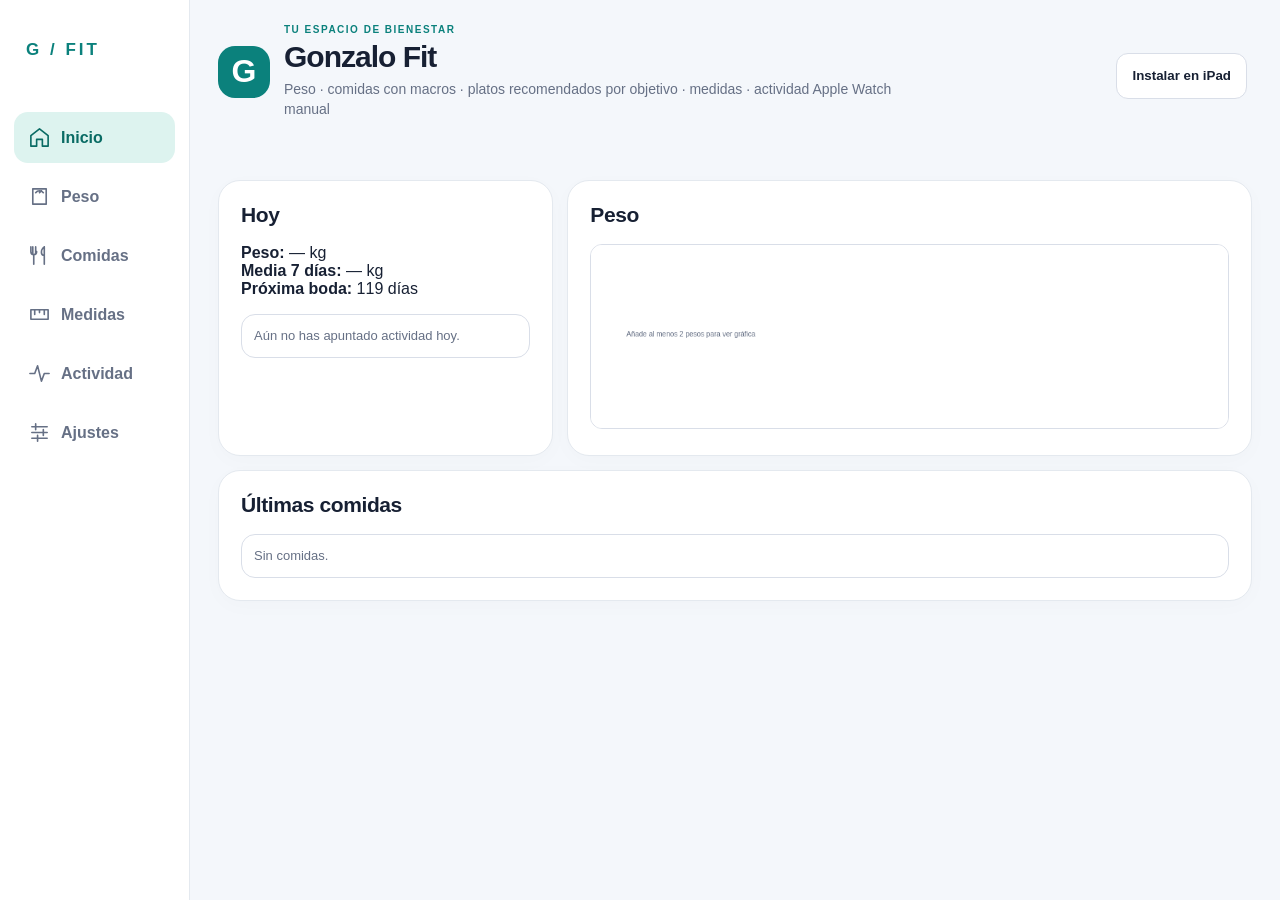
<file: index.html>
<!doctype html><html lang="es"><head><meta charset="utf-8"><meta name="viewport" content="width=device-width,initial-scale=1,viewport-fit=cover"><title>Gonzalo Fit</title>
<meta name="theme-color" content="#f4f7fb">
<meta name="apple-mobile-web-app-capable" content="yes">
<meta name="apple-mobile-web-app-status-bar-style" content="default">
<meta name="apple-mobile-web-app-title" content="Gonzalo Fit">
<link rel="apple-touch-icon" href="icons/apple-touch-icon.png">
<link rel="icon" type="image/png" href="icons/icon-192.png"><link rel="manifest" href="manifest.json"><style>
:root{--p:#0ea5a4;--bg:#f4f7fb;--t:#172033;--m:#667085;--l:#d9dee8;--ok:#027a48;--w:#b54708;--bad:#d92d20}*{box-sizing:border-box}body{margin:0;font-family:-apple-system,BlinkMacSystemFont,'Segoe UI',Roboto,Arial,sans-serif;background:var(--bg);color:var(--t)}header,main{max-width:1100px;margin:auto;padding:18px}h1{margin:0}h2{margin-top:0}.sub,.hint{color:var(--m);font-size:14px;line-height:1.45}nav{display:flex;gap:8px;overflow:auto;position:sticky;top:0;background:#eef7f7;padding:10px 18px;z-index:5}nav button{border:1px solid var(--l);background:#fff;border-radius:999px;padding:10px 14px;font-weight:700}nav button.on{background:var(--p);color:#fff}.tab{display:none}.tab.on{display:block}.grid{display:grid;grid-template-columns:repeat(12,1fr);gap:14px}.card{background:#fff;border:1px solid var(--l);border-radius:18px;padding:18px;box-shadow:0 8px 20px #10182812}.c4{grid-column:span 4}.c5{grid-column:span 5}.c6{grid-column:span 6}.c7{grid-column:span 7}.c8{grid-column:span 8}.c12{grid-column:span 12}@media(max-width:850px){.c4,.c5,.c6,.c7,.c8{grid-column:span 12}}label{font-weight:700;font-size:13px;display:block;margin:10px 0 5px}input,select,textarea{width:100%;padding:10px;border:1px solid var(--l);border-radius:12px;font:inherit}textarea{min-height:80px}.row{display:grid;grid-template-columns:repeat(12,1fr);gap:10px}.f3{grid-column:span 3}.f4{grid-column:span 4}.f6{grid-column:span 6}.f8{grid-column:span 8}.f12{grid-column:span 12}@media(max-width:700px){.f3,.f4,.f6,.f8{grid-column:span 12}}.btn{background:var(--p);color:#fff;border:0;border-radius:12px;padding:10px 13px;font-weight:800;margin:8px 5px 0 0}.btn.s{background:#fff;color:var(--t);border:1px solid var(--l)}.btn.d{background:var(--bad)}.list{display:flex;flex-direction:column;gap:10px;max-height:520px;overflow:auto}.item{border:1px solid var(--l);border-radius:14px;padding:12px;background:#fff}.meta{color:var(--m);font-size:13px;line-height:1.4}.badge{border-radius:999px;padding:4px 8px;background:#e9f8ef;color:var(--ok);font-size:12px;font-weight:800}.warn{background:#fff3e8;color:var(--w)}.bad{background:#fee4e2;color:var(--bad)}.macro{display:grid;grid-template-columns:repeat(4,1fr);gap:8px}.macro div{text-align:center;background:#f8fafc;border:1px solid var(--l);border-radius:12px;padding:10px}.macro b{display:block;font-size:20px}.photo{display:none;max-width:100%;max-height:330px;object-fit:contain;border:1px solid var(--l);border-radius:12px}.thumb{max-width:90px;max-height:160px;border-radius:10px;border:1px solid var(--l)}.guide{display:grid;grid-template-columns:110px 1fr;gap:12px;align-items:center;border:1px solid var(--l);border-radius:14px;padding:12px;margin:10px 0}.guide svg{width:100%;height:auto}.bar{height:12px;background:#edf2f7;border-radius:99px;overflow:hidden}.bar i{display:block;height:100%;background:var(--p)}canvas{width:100%;height:250px;border:1px solid var(--l);border-radius:12px;background:#fff}.plateResult{background:#f8fafc;border:1px solid var(--l);border-radius:14px;padding:12px;margin-top:10px;line-height:1.45}.plateResult b{color:var(--t)}.plateResult ul{margin:8px 0 0 18px;padding:0}.plateResult li{margin:4px 0}
</style><link rel="stylesheet" href="ipad.css"></head><body><header><div class="brand-mark" aria-hidden="true">G</div><div><div class="eyebrow">TU ESPACIO DE BIENESTAR</div><h1>Gonzalo Fit</h1><div class="sub">Peso · comidas con macros · platos recomendados por objetivo · medidas · actividad Apple Watch manual</div></div><button class="btn s install-help" type="button" onclick="document.getElementById('installDialog').showModal()">Instalar en iPad</button></header><nav id="nav"></nav><main>
<section id="panel" class="tab on"><div class="grid"><div class="card c4"><h2>Hoy</h2><div id="todayBox"></div></div><div class="card c8"><h2>Peso</h2><canvas id="chart" width="900" height="260"></canvas></div><div class="card c12"><h2>Últimas comidas</h2><div id="recentMeals" class="list"></div></div></div></section>
<section id="peso" class="tab"><div class="grid"><div class="card c5"><h2>Registrar peso</h2><div class="row"><div class="f6"><label>Fecha</label><input id="wDate" type="date"></div><div class="f6"><label>Hora</label><input id="wTime" type="time"></div><div class="f6"><label>Peso kg</label><input id="wKg" type="number" step="0.01"></div><div class="f6"><label>IMC</label><input id="wBmi" type="number" step="0.1"></div><div class="f6"><label>Grasa %</label><input id="wFat" type="number" step="0.1"></div><div class="f6"><label>Músculo kg</label><input id="wMuscle" type="number" step="0.1"></div><div class="f6"><label>Agua %</label><input id="wWater" type="number" step="0.1"></div><div class="f6"><label>Visceral</label><input id="wVisceral" type="number" step="0.1"></div><div class="f6"><label>Masa ósea kg</label><input id="wBone" type="number" step="0.1"></div><div class="f6"><label>IMB kcal</label><input id="wBmr" type="number"></div><div class="f6"><label>Edad metabólica</label><input id="wAge" type="number"></div><div class="f12"><label>Captura Smart Life</label><input id="wImg" type="file" accept="image/*"><img id="prev" class="photo"></div><div class="f12"><label>Notas</label><textarea id="wNotes"></textarea></div></div><button class="btn" onclick="saveWeight()">Guardar peso</button></div><div class="card c7"><h2>Historial</h2><div id="weightList" class="list"></div></div></div></section>
<section id="comidas" class="tab"><div class="grid"><div class="card c5"><h2>Calculadora de comida</h2><p class="hint">Valores aproximados por 100 g. Para productos concretos, manda la etiqueta y ajustamos la base.</p><div class="row"><div class="f6"><label>Fecha</label><input id="mDate" type="date"></div><div class="f6"><label>Tipo</label><select id="mType"><option>Desayuno</option><option>Almuerzo</option><option>Comida</option><option>Merienda</option><option>Cena</option><option>Cena libre viernes</option><option>Comida libre domingo</option><option>Extra</option></select></div><div class="f8"><label>Alimento</label><select id="food"></select></div><div class="f4"><label>Gramos</label><input id="grams" type="number" value="100"></div></div><button class="btn s" onclick="addFood()">Añadir</button><button class="btn s" onclick="draft=[];renderDraft()">Vaciar</button><div id="draftList" class="list"></div><div id="macros" class="macro"></div><label>Notas</label><textarea id="mealNotes"></textarea><button class="btn" onclick="saveMeal()">Guardar comida</button><h3>Plantillas</h3><button class="btn s" onclick="templateMeal('desayuno')">Desayuno fijo</button><button class="btn s" onclick="templateMeal('post')">Batido post</button><button class="btn s" onclick="templateMeal('kebab')">Cena kebab</button><button class="btn s" onclick="templateMeal('pizza')">Pizza viernes</button><h3>Alimento personalizado</h3><div class="row"><div class="f12"><input id="cName" placeholder="Nombre"></div><div class="f3"><input id="cKcal" placeholder="kcal" type="number"></div><div class="f3"><input id="cP" placeholder="prot" type="number" step="0.1"></div><div class="f3"><input id="cC" placeholder="HC" type="number" step="0.1"></div><div class="f3"><input id="cF" placeholder="grasa" type="number" step="0.1"></div></div><button class="btn s" onclick="addCustom()">Añadir alimento</button></div><div class="card c7"><h2>Diario de comidas</h2><div id="mealList" class="list"></div></div></div></section>
<section id="medidas" class="tab"><div class="grid"><div class="card c5"><h2>Medidas semanales</h2><div class="row"><div class="f6"><label>Semana</label><input id="bWeek"></div><div class="f6"><label>Fecha</label><input id="bDate" type="date"></div><div class="f6"><label>Pecho cm</label><input id="bChest" type="number" step="0.1"></div><div class="f6"><label>Cintura cm</label><input id="bWaist" type="number" step="0.1"></div><div class="f6"><label>Cadera cm</label><input id="bHip" type="number" step="0.1"></div><div class="f6"><label>Muslo cm</label><input id="bThigh" type="number" step="0.1"></div><div class="f6"><label>Bíceps cm</label><input id="bBiceps" type="number" step="0.1"></div></div><button class="btn" onclick="saveMeasure()">Guardar medidas</button></div><div class="card c7"><h2>Historial</h2><div id="measureList" class="list"></div></div><div class="card c12"><h2>Cómo medirte</h2><div id="guides"></div></div></div></section>
<section id="actividad" class="tab"><div class="grid"><div class="card c5"><h2>Actividad Apple Watch manual</h2><p class="hint">Copia aquí anillos/pasos hasta que exista app nativa con Salud.</p><div class="row"><div class="f6"><label>Fecha</label><input id="aDate" type="date"></div><div class="f6"><label>Día</label><select id="aType"><option>Descanso</option><option>Pierna</option><option>Espalda/Bíceps</option><option>Pecho/Hombro/Tríceps</option><option>Cardio</option><option>Bici 45 min</option></select></div><div class="f6"><label>Pasos</label><input id="aSteps" type="number"></div><div class="f6"><label>Calorías activas</label><input id="aActive" type="number"></div><div class="f6"><label>Ejercicio min</label><input id="aExercise" type="number"></div><div class="f6"><label>Horas de pie</label><input id="aStand" type="number"></div></div><button class="btn" onclick="saveActivity()">Guardar actividad</button></div><div class="card c7"><h2>Estado de objetivos</h2><div id="activityStatus"></div><h2>Historial</h2><div id="activityList" class="list"></div></div></div></section>
<section id="config" class="tab"><div class="grid"><div class="card c6"><h2>Objetivos</h2><div class="row"><div class="f6"><label>Boda amiga</label><input id="ev1" type="date"></div><div class="f6"><label>Boda primo</label><input id="ev2" type="date"></div><div class="f6"><label>Pasos</label><input id="gSteps" type="number"></div><div class="f6"><label>Calorías activas</label><input id="gActive" type="number"></div><div class="f6"><label>Ejercicio min</label><input id="gExercise" type="number"></div><div class="f6"><label>Horas de pie</label><input id="gStand" type="number"></div></div><button class="btn" onclick="saveConfig()">Guardar objetivos</button></div><div class="card c6"><h2>Exportar / importar</h2><button class="btn s" onclick="exportJSON()">Exportar copia JSON</button><button class="btn s" onclick="exportCSV('weights')">CSV peso</button><button class="btn s" onclick="exportCSV('meals')">CSV comidas</button><button class="btn s" onclick="exportCSV('measures')">CSV medidas</button><button class="btn s" onclick="exportCSV('activity')">CSV actividad</button><label>Importar JSON</label><input type="file" id="jsonIn" accept=".json"><button class="btn s" onclick="importJSON()">Importar</button><button class="btn d" onclick="if(confirm('¿Borrar todo?')){localStorage.removeItem(KEY);location.reload()}">Borrar todo</button></div></div></section>
</main><script>
const KEY='gonzalo_fit_pro_v3';let navs=['panel','peso','comidas','medidas','actividad','config'];nav.innerHTML=navs.map((n,i)=>`<button class="${i?'':'on'}" onclick="go('${n}',this)">${n[0].toUpperCase()+n.slice(1)}</button>`).join('');function go(id,b){document.querySelectorAll('.tab').forEach(s=>s.classList.toggle('on',s.id==id));document.querySelectorAll('nav button').forEach(x=>x.classList.remove('on'));b&&b.classList.add('on');render()}
const baseFoods=[['Leche desnatada Hacendado',34,3.4,4.8,0.2],['Pan integral',245,9,45,3.5],['Jamón serrano',240,31,0,13],['Pechuga pollo',110,23,0,1.5],['Pollo kebab Lidl aprox.',165,18,2,9],['Hamburguesa ternera 90%',190,20,1,12],['Pavo lonchas',105,20,2,2],['Atún natural',110,24,0,1],['Merluza',85,18,0,1],['Salmón',205,20,0,13],['Huevo entero',143,13,1,10],['Claras',50,11,0.7,0.2],['Yogur alto proteína',60,10,4,0.2],['Queso fresco batido 0%',46,8,3.5,0.2],['Proteína Herbalife polvo',386,53.6,25,8.2],['Arroz crudo',360,7,78,1],['Pasta cruda',350,12,72,1.5],['Patata cocida',80,2,17,0.1],['Boniato cocido',86,1.6,20,0.1],['Tortilla integral Mercadona',272,9.2,41,6],['Avena',370,13,60,7],['Plátano',89,1.1,23,0.3],['Manzana',52,0.3,14,0.2],['Cebolla',40,1.1,9,0.1],['Pimiento',31,1,6,0.3],['Calabacín',17,1.2,3,0.2],['Aceite oliva',900,0,0,100],['Base pizza',280,8,52,4],['Mozzarella light',170,24,2,8],['Tomate frito',80,1.5,10,4]];
let def={cfg:{ev1:'2027-04-03',ev2:'2027-05-08',gSteps:10000,gActive:700,gExercise:45,gStand:12},weights:[],meals:[],measures:[],activity:[],foods:baseFoods.map((x,i)=>({id:'f'+i,name:x[0],kcal:x[1],p:x[2],c:x[3],f:x[4]}))};let db=JSON.parse(localStorage.getItem(KEY)||'null')||def;db={...def,...db,cfg:{...def.cfg,...(db.cfg||{})},foods:db.foods||def.foods};let draft=[],photo='';const $=id=>document.getElementById(id),N=v=>v===''||v==null?null:+String(v).replace(',','.'),D=()=>new Date().toISOString().slice(0,10),T=()=>new Date().toTimeString().slice(0,5),uid=()=>Date.now().toString(36)+Math.random().toString(36).slice(2,6),fd=s=>s?s.split('-').reverse().join('/'):'—',fmt=n=>n==null?'—':(+n).toFixed(1).replace('.',',');function save(){localStorage.setItem(KEY,JSON.stringify(db));render()}
function init(){['wDate','mDate','bDate','aDate'].forEach(id=>$(id).value=D());wTime.value=T();bWeek.value='Semana';Object.keys(db.cfg).forEach(k=>$(k)&&($(k).value=db.cfg[k]));refreshFood();guides.innerHTML=['Pecho: cinta horizontal por la parte más amplia.','Cintura: a la altura del ombligo o punto más estrecho, siempre igual.','Cadera: parte más ancha de glúteos/cadera.','Muslo: mitad entre cadera y rodilla.','Bíceps: brazo relajado o contraído, pero siempre igual.'].map((t,i)=>`<div class="guide">${svg(i)}<p>${t}</p></div>`).join('')}
function refreshFood(){food.innerHTML=db.foods.map(f=>`<option value="${f.id}">${f.name} · ${f.kcal} kcal · P ${f.p}</option>`).join('')}wImg.onchange=e=>{let file=e.target.files[0];if(!file)return;let r=new FileReader();r.onload=()=>{let im=new Image();im.onload=()=>{let c=document.createElement('canvas'),s=Math.min(1,900/im.width);c.width=im.width*s;c.height=im.height*s;c.getContext('2d').drawImage(im,0,0,c.width,c.height);photo=c.toDataURL('image/jpeg',.72);prev.src=photo;prev.style.display='block'};im.src=r.result};r.readAsDataURL(file)};
function saveWeight(){db.weights.unshift({id:uid(),date:wDate.value,time:wTime.value,kg:N(wKg.value),bmi:N(wBmi.value),fat:N(wFat.value),muscle:N(wMuscle.value),water:N(wWater.value),visceral:N(wVisceral.value),bone:N(wBone.value),bmr:N(wBmr.value),age:N(wAge.value),notes:wNotes.value,photo});photo='';prev.style.display='none';save()}
function foodObj(id){return db.foods.find(f=>f.id==id)}function addFood(){let f=foodObj(food.value),g=N(grams.value)||0;if(!f||!g)return;let m=g/100;draft.push({id:uid(),name:f.name,g,kcal:f.kcal*m,p:f.p*m,c:f.c*m,f:f.f*m});renderDraft()}function totals(a){return a.reduce((s,x)=>({kcal:s.kcal+x.kcal,p:s.p+x.p,c:s.c+x.c,f:s.f+x.f}),{kcal:0,p:0,c:0,f:0})}function renderDraft(){draftList.innerHTML=draft.length?draft.map(x=>`<div class="item"><b>${x.name}</b> ${x.g}g<br><span class="meta">${Math.round(x.kcal)} kcal · P ${x.p.toFixed(1)} · HC ${x.c.toFixed(1)} · G ${x.f.toFixed(1)}</span> <button class="btn d" onclick="draft=draft.filter(i=>i.id!='${x.id}');renderDraft()">Quitar</button></div>`).join(''):'<div class="item meta">Añade alimentos.</div>';let t=totals(draft);macros.innerHTML=['kcal','proteína','hidratos','grasas'].map((l,i)=>`<div><b>${[Math.round(t.kcal),t.p.toFixed(1),t.c.toFixed(1),t.f.toFixed(1)][i]}</b><span>${l}</span></div>`).join('')}
function saveMeal(){if(!draft.length)return alert('Añade alimentos');let t=totals(draft);db.meals.unshift({id:uid(),date:mDate.value,type:mType.value,items:draft,notes:mealNotes.value,kcal:t.kcal,p:t.p,c:t.c,f:t.f});draft=[];mealNotes.value='';save()}function F(name,g){let f=db.foods.find(x=>x.name.toLowerCase().includes(name));if(f){let m=g/100;draft.push({id:uid(),name:f.name,g,kcal:f.kcal*m,p:f.p*m,c:f.c*m,f:f.f*m})}}function templateMeal(t){draft=[];if(t=='desayuno'){mType.value='Desayuno';F('leche',250);F('pan',65);F('jamón',55)}if(t=='post'){mType.value='Almuerzo';F('herbalife',56)}if(t=='kebab'){mType.value='Cena';F('kebab',250);F('cebolla',120);F('pimiento',180)}if(t=='pizza'){mType.value='Cena libre viernes';F('base',200);F('tomate frito',60);F('mozzarella',80);F('pavo',80);F('pimiento',100)}renderDraft()}function addCustom(){db.foods.push({id:uid(),name:cName.value,kcal:N(cKcal.value)||0,p:N(cP.value)||0,c:N(cC.value)||0,f:N(cF.value)||0});cName.value=cKcal.value=cP.value=cC.value=cF.value='';refreshFood();save()}
function saveMeasure(){db.measures.unshift({id:uid(),week:bWeek.value,date:bDate.value,chest:N(bChest.value),waist:N(bWaist.value),hip:N(bHip.value),thigh:N(bThigh.value),biceps:N(bBiceps.value)});save()}function saveActivity(){db.activity.unshift({id:uid(),date:aDate.value,type:aType.value,steps:N(aSteps.value),active:N(aActive.value),exercise:N(aExercise.value),stand:N(aStand.value)});save()}function saveConfig(){['ev1','ev2','gSteps','gActive','gExercise','gStand'].forEach(k=>db.cfg[k]=$(k).value);save()}
function render(){let today=D(),w=db.weights[0],week=db.weights.slice(0,7).filter(x=>x.kg),avg=week.length?week.reduce((s,x)=>s+x.kg,0)/week.length:null,a=db.activity.find(x=>x.date==today),ev=[db.cfg.ev1,db.cfg.ev2].map(d=>({d,days:Math.ceil((new Date(d)-new Date())/86400000)})).filter(x=>x.days>=0).sort((a,b)=>a.days-b.days)[0];todayBox.innerHTML=`<p><b>Peso:</b> ${w?.kg??'—'} kg<br><b>Media 7 días:</b> ${avg?avg.toFixed(2):'—'} kg<br><b>Próxima boda:</b> ${ev?ev.days+' días':'—'}</p>`+activityAdvice(a);recentMeals.innerHTML=db.meals.slice(0,5).map(mealCard).join('')||'<div class="item meta">Sin comidas.</div>';weightList.innerHTML=db.weights.map(x=>`<div class="item"><b>${fd(x.date)} ${x.time} · ${x.kg} kg</b><div class="meta">IMC ${x.bmi??'—'} · grasa ${x.fat??'—'}% · músculo ${x.muscle??'—'} kg · agua ${x.water??'—'}% · visceral ${x.visceral??'—'}<br>${x.notes||''}<br>${x.photo?'<img class="thumb" src="'+x.photo+'">':''}</div></div>`).join('')||'<div class="item meta">Sin pesos.</div>';mealList.innerHTML=db.meals.map(mealCard).join('')||'<div class="item meta">Sin comidas.</div>';measureList.innerHTML=db.measures.map(x=>`<div class="item"><b>${x.week} · ${fd(x.date)}</b><div class="meta">Pecho ${fmt(x.chest)} · Cintura ${fmt(x.waist)} · Cadera ${fmt(x.hip)} · Muslo ${fmt(x.thigh)} · Bíceps ${fmt(x.biceps)} cm</div></div>`).join('')||'<div class="item meta">Sin medidas.</div>';activityList.innerHTML=db.activity.map(x=>`<div class="item"><b>${fd(x.date)} · ${x.type}</b><div class="meta">Pasos ${x.steps??'—'} · activas ${x.active??'—'} · ejercicio ${x.exercise??'—'} · de pie ${x.stand??'—'}</div></div>`).join('')||'<div class="item meta">Sin actividad.</div>';activityStatus.innerHTML=activityAdvice(a,true);drawChart();renderDraft()}function mealCard(m){return `<div class="item"><b>${fd(m.date)} · ${m.type}</b><div class="meta">${m.items.map(i=>i.name+' '+i.g+'g').join(', ')}<br>${Math.round(m.kcal)} kcal · P ${m.p.toFixed(1)}g · HC ${m.c.toFixed(1)}g · G ${m.f.toFixed(1)}g</div></div>`}function activityAdvice(a,full=false){if(!a)return '<div class="item meta">Aún no has apuntado actividad hoy.</div>';let gs=+db.cfg.gSteps,ga=+db.cfg.gActive,ge=+db.cfg.gExercise,st=+db.cfg.gStand,ms=Math.max(0,gs-(a.steps||0)),ma=Math.max(0,ga-(a.active||0));let msg=ms||ma?`Te faltan ${ms} pasos y ${ma} kcal activas. Haz 20-30 min de paseo/bici suave si puedes.`:'Vas bien hoy. Mantén la cena de dieta y descansa.';if(!full)return `<p><b>Actividad:</b> ${msg}</p>`;return [['Pasos',a.steps,gs],['Activas',a.active,ga],['Ejercicio',a.exercise,ge],['De pie',a.stand,st]].map(r=>{let p=Math.min(100,(r[1]||0)/r[2]*100);return `<div class="item"><b>${r[0]}:</b> ${r[1]||0}/${r[2]}<div class="bar"><i style="width:${p}%"></i></div></div>`}).join('')+`<p>${msg}</p>`}function drawChart(){let c=chart.getContext('2d'),arr=[...db.weights].reverse().filter(x=>x.kg);c.clearRect(0,0,900,260);c.fillStyle='#fff';c.fillRect(0,0,900,260);if(arr.length<2){c.fillStyle='#667085';c.fillText('Añade al menos 2 pesos para ver gráfica',50,130);return}let min=Math.min(...arr.map(x=>x.kg))-1,max=Math.max(...arr.map(x=>x.kg))+1,px=i=>50+i*820/(arr.length-1),py=v=>30+(max-v)*190/(max-min);c.strokeStyle='#0ea5a4';c.lineWidth=3;c.beginPath();arr.forEach((d,i)=>i?c.lineTo(px(i),py(d.kg)):c.moveTo(px(i),py(d.kg)));c.stroke()}function svg(i){let y=[42,58,74,95,46][i];let extra=i==4?'<line x1="16" y1="46" x2="36" y2="46"/>':`<line x1="25" y1="${y}" x2="75" y2="${y}"/>`;return `<svg viewBox="0 0 100 130"><circle cx="50" cy="15" r="10" fill="#ccd6e0"/><path d="M38 30 Q50 25 62 30 L68 76 Q60 86 55 121 H45 Q40 86 32 76 Z" fill="#dff3f3" stroke="#0ea5a4"/><path d="M37 33 L20 60 M63 33 L80 60" stroke="#0ea5a4" stroke-width="6" stroke-linecap="round"/><path d="M45 78 L42 121 M55 78 L58 121" stroke="#0ea5a4" stroke-width="7" stroke-linecap="round"/><g stroke="#ef4444" stroke-width="4" stroke-linecap="round">${extra}</g></svg>`}
function exportJSON(){download(new Blob([JSON.stringify(db,null,2)],{type:'application/json'}),'gonzalo_fit_tracker_copia.json')}function exportCSV(t){let rows=[['tipo','datos']];if(t=='weights')rows=[['fecha','peso','imc','grasa','musculo'],...db.weights.map(x=>[x.date,x.kg,x.bmi,x.fat,x.muscle])];if(t=='meals')rows=[['fecha','tipo','kcal','proteina','hidratos','grasas','items'],...db.meals.map(x=>[x.date,x.type,Math.round(x.kcal),x.p.toFixed(1),x.c.toFixed(1),x.f.toFixed(1),x.items.map(i=>i.name+' '+i.g+'g').join('|')])];if(t=='measures')rows=[['fecha','pecho','cintura','cadera','muslo','biceps'],...db.measures.map(x=>[x.date,x.chest,x.waist,x.hip,x.thigh,x.biceps])];if(t=='activity')rows=[['fecha','tipo','pasos','activas','ejercicio','de_pie'],...db.activity.map(x=>[x.date,x.type,x.steps,x.active,x.exercise,x.stand])];download(new Blob([rows.map(r=>r.map(v=>'"'+String(v??'').replace(/"/g,'""')+'"').join(';')).join('\n')],{type:'text/csv'}),t+'.csv')}function download(b,n){let a=document.createElement('a'),u=URL.createObjectURL(b);a.href=u;a.download=n;a.click();URL.revokeObjectURL(u)}function importJSON(){let f=jsonIn.files[0];if(!f)return;let r=new FileReader();r.onload=()=>{db=JSON.parse(r.result);save();location.reload()};r.readAsText(f)}
function ensureFoodV4(name,kcal,p,c,f){
  if(!db.foods.some(x=>x.name.toLowerCase()===name.toLowerCase())){
    db.foods.push({id:uid(),name,kcal,p,c,f});
  }
}
function installPlateBuilderV4(){
  const comidas=document.querySelector('#comidas .grid');
  if(!comidas || document.getElementById('plateBuilderV4')) return;

  ensureFoodV4('Lechuga',15,1.4,2.9,0.2);
  ensureFoodV4('Pepino',15,0.7,3.6,0.1);
  ensureFoodV4('Brócoli',34,2.8,7,0.4);
  ensureFoodV4('Setas',22,3.1,3.3,0.3);
  ensureFoodV4('Pavo pechuga',110,23,0,1.5);
  ensureFoodV4('Tomate natural',18,0.9,3.9,0.2);
  refreshFood();

  const card=document.createElement('div');
  card.className='card c12';
  card.id='plateBuilderV4';
  card.innerHTML=`
    <h2>Constructor de plato de dieta</h2>
    <p class="hint">
      Elige proteína, guarnición y carbohidrato. La app te dice los gramos recomendados según si entrenas o descansas.
      Está pensado para perder grasa: proteína alta, verduras abundantes y carbohidratos ajustados al entrenamiento.
    </p>
    <div class="row">
      <div class="f3">
        <label>Tipo de día</label>
        <select id="pbDay">
          <option value="training">Día de entrenamiento</option>
          <option value="rest">Día de descanso</option>
        </select>
      </div>
      <div class="f3">
        <label>Comida</label>
        <select id="pbMeal">
          <option value="lunch">Comida</option>
          <option value="dinner">Cena</option>
        </select>
      </div>
      <div class="f3">
        <label>Proteína</label>
        <select id="pbProtein">
          <option value="pollo">Pechuga de pollo</option>
          <option value="pavo">Pavo / pechuga de pavo</option>
          <option value="kebab">Pollo kebab Lidl</option>
          <option value="hamburguesa">Hamburguesa ternera 90%</option>
          <option value="merluza">Merluza / pescado blanco</option>
          <option value="atun">Atún natural</option>
          <option value="salmon">Salmón</option>
          <option value="huevos">Huevos + claras</option>
        </select>
      </div>
      <div class="f3">
        <label>Guarnición / verdura</label>
        <select id="pbVeg">
          <option value="cebolla_calabacin">Cebolla + calabacín</option>
          <option value="cebolla_pimiento">Cebolla + pimiento</option>
          <option value="calabacin_pimiento">Calabacín + pimiento</option>
          <option value="ensalada">Ensalada grande</option>
          <option value="brocoli_setas">Brócoli + setas</option>
        </select>
      </div>
      <div class="f3">
        <label>Carbohidrato</label>
        <select id="pbCarb">
          <option value="patata">Patata cocida</option>
          <option value="boniato">Boniato cocido</option>
          <option value="arroz">Arroz crudo</option>
          <option value="pasta">Pasta cruda</option>
          <option value="tortillas">2 tortillas integrales Mercadona</option>
          <option value="none">Sin carbohidrato</option>
        </select>
      </div>
      <div class="f3">
        <label>Aceite de oliva</label>
        <select id="pbOil">
          <option value="5">5 g</option>
          <option value="0">0 g</option>
          <option value="10">10 g</option>
        </select>
      </div>
    </div>
    <button class="btn s" onclick="calculatePlateV4()">Calcular gramos</button>
    <button class="btn" onclick="addPlateToDraftV4(true)">Reemplazar borrador por este plato</button>
    <button class="btn s" onclick="addPlateToDraftV4(false)">Añadir al borrador actual</button>
    <div id="plateResultV4" class="plateResult">Elige tus opciones y pulsa “Calcular gramos”.</div>
  `;
  comidas.prepend(card);
}
function plateItemsV4(){
  const day=pbDay.value, meal=pbMeal.value, protein=pbProtein.value, veg=pbVeg.value, carb=pbCarb.value;
  const training=day==='training';
  const dinner=meal==='dinner';
  let items=[], notes=[];

  const proteinGrams = {
    pollo: training?230:220,
    pavo: training?230:220,
    kebab: training?250:220,
    hamburguesa: training?220:200,
    merluza: training?260:240,
    atun: 160,
    salmon: training?180:160
  };
  if(protein==='pollo') items.push(['Pechuga pollo', proteinGrams.pollo]);
  if(protein==='pavo') items.push(['Pavo pechuga', proteinGrams.pavo]);
  if(protein==='kebab') items.push(['Pollo kebab Lidl aprox.', proteinGrams.kebab]);
  if(protein==='hamburguesa') items.push(['Hamburguesa ternera 90%', proteinGrams.hamburguesa]);
  if(protein==='merluza') items.push(['Merluza', proteinGrams.merluza]);
  if(protein==='atun') items.push(['Atún natural', proteinGrams.atun]);
  if(protein==='salmon') items.push(['Salmón', proteinGrams.salmon]);
  if(protein==='huevos'){
    items.push(['Huevo entero', 100]);
    items.push(['Claras', 200]);
    notes.push('Huevos: usa 2 huevos enteros aprox. + 200 g de claras.');
  }

  if(veg==='cebolla_calabacin'){ items.push(['Cebolla',120],['Calabacín',250]); }
  if(veg==='cebolla_pimiento'){ items.push(['Cebolla',120],['Pimiento',180]); }
  if(veg==='calabacin_pimiento'){ items.push(['Calabacín',250],['Pimiento',150]); }
  if(veg==='ensalada'){ items.push(['Lechuga',120],['Tomate natural',150],['Pepino',100]); }
  if(veg==='brocoli_setas'){ items.push(['Brócoli',250],['Setas',200]); }

  let carbGrams=0;
  if(carb!=='none'){
    if(carb==='tortillas') notes.push('2 tortillas integrales Mercadona equivalen a unos 72 g. Úsalas sobre todo en comidas/cenas de entrenamiento o cuando quieras hacer fajitas/wraps controlados.');
    if(training && !dinner){
      carbGrams = (carb==='arroz'||carb==='pasta') ? 60 : 250;
    }else if(training && dinner){
      carbGrams = (carb==='arroz'||carb==='pasta') ? 40 : 180;
    }else if(!training && !dinner){
      carbGrams = (carb==='arroz'||carb==='pasta') ? 40 : 150;
    }else{
      carbGrams = (carb==='arroz'||carb==='pasta') ? 25 : 100;
      notes.push('En cena de descanso, el carbohidrato es opcional. Si no tienes hambre, elige “sin carbohidrato”.');
    }
    if(carb==='patata') items.push(['Patata cocida', carbGrams]);
    if(carb==='boniato') items.push(['Boniato cocido', carbGrams]);
    if(carb==='arroz') items.push(['Arroz crudo', carbGrams]);
    if(carb==='pasta') items.push(['Pasta cruda', carbGrams]);
    if(carb==='tortillas') items.push(['Tortilla integral Mercadona', 72]);
  }else{
    if(training) notes.push('Si entrenas fuerte y notas poca energía, añade patata/boniato o arroz en la comida previa o posterior.');
  }

  const oil=Number(pbOil.value||0);
  if(oil>0) items.push(['Aceite oliva', oil]);
  if(oil===10) notes.push('10 g de aceite encajan mejor en comida; para cena de descanso, mejor 0-5 g.');

  return {items,notes,day,meal};
}
function foodForNameV4(name){
  const exact=db.foods.find(f=>f.name.toLowerCase()===name.toLowerCase());
  if(exact) return exact;
  return db.foods.find(f=>f.name.toLowerCase().includes(name.toLowerCase())) || null;
}
function totalsForItemsV4(items){
  return items.reduce((s,it)=>{
    const f=foodForNameV4(it[0]), g=it[1];
    if(!f) return s;
    const m=g/100;
    return {kcal:s.kcal+f.kcal*m,p:s.p+f.p*m,c:s.c+f.c*m,f:s.f+f.f*m};
  },{kcal:0,p:0,c:0,f:0});
}
function calculatePlateV4(){
  const p=plateItemsV4(), t=totalsForItemsV4(p.items);
  const dayTxt=p.day==='training'?'día de entrenamiento':'día de descanso';
  const mealTxt=p.meal==='lunch'?'comida':'cena';
  const lis=p.items.map(x=>`<li><b>${x[0]}:</b> ${x[1]} g</li>`).join('');
  const notes=p.notes.length?`<p class="hint"><b>Notas:</b> ${p.notes.join(' ')}</p>`:'';
  plateResultV4.innerHTML=`
    <b>Plato recomendado para ${mealTxt} en ${dayTxt}:</b>
    <ul>${lis}</ul>
    <p><b>Total aproximado:</b> ${Math.round(t.kcal)} kcal · proteína ${t.p.toFixed(1)} g · hidratos ${t.c.toFixed(1)} g · grasas ${t.f.toFixed(1)} g.</p>
    ${notes}
    <p class="hint">Para perder grasa, si un día tienes más hambre, sube verduras. Si necesitas recortar, baja primero aceite/salsas y luego carbohidrato, no proteína.</p>
  `;
}
function addPlateToDraftV4(replace){
  const p=plateItemsV4();
  if(replace) draft=[];
  p.items.forEach(x=>{
    const f=foodForNameV4(x[0]);
    if(!f) return;
    const g=x[1], m=g/100;
    draft.push({id:uid(),name:f.name,g,kcal:f.kcal*m,p:f.p*m,c:f.c*m,f:f.f*m});
  });
  renderDraft();
  calculatePlateV4();
}

init();installPlateBuilderV4();render();
</script><dialog id="installDialog" aria-labelledby="installTitle"><h2 id="installTitle">Tu dieta, como una app</h2><p>Abre esta web en Safari en tu iPad.</p><ol><li>Pulsa <b>Compartir</b> (cuadrado con flecha hacia arriba).</li><li>Elige <b>Añadir a pantalla de inicio</b>. Puede aparecer dentro de Más.</li><li>Si aparece, activa <b>Abrir como app web</b> y pulsa Añadir.</li><li>Abre <b>Gonzalo Fit</b> desde su nuevo icono.</li></ol><p>Así se abre sin la barra de direcciones ni las pestañas de Safari.</p><p class="hint">Antes de instalar, exporta tu copia JSON en Ajustes. Si tus registros no aparecen en la app, impórtala allí. Los datos se guardan en este dispositivo; no se sincronizan entre dispositivos.</p><form method="dialog"><button class="btn">Entendido</button></form></dialog><script src="ipad.js"></script><script src="records.js"></script></body></html>
</file>
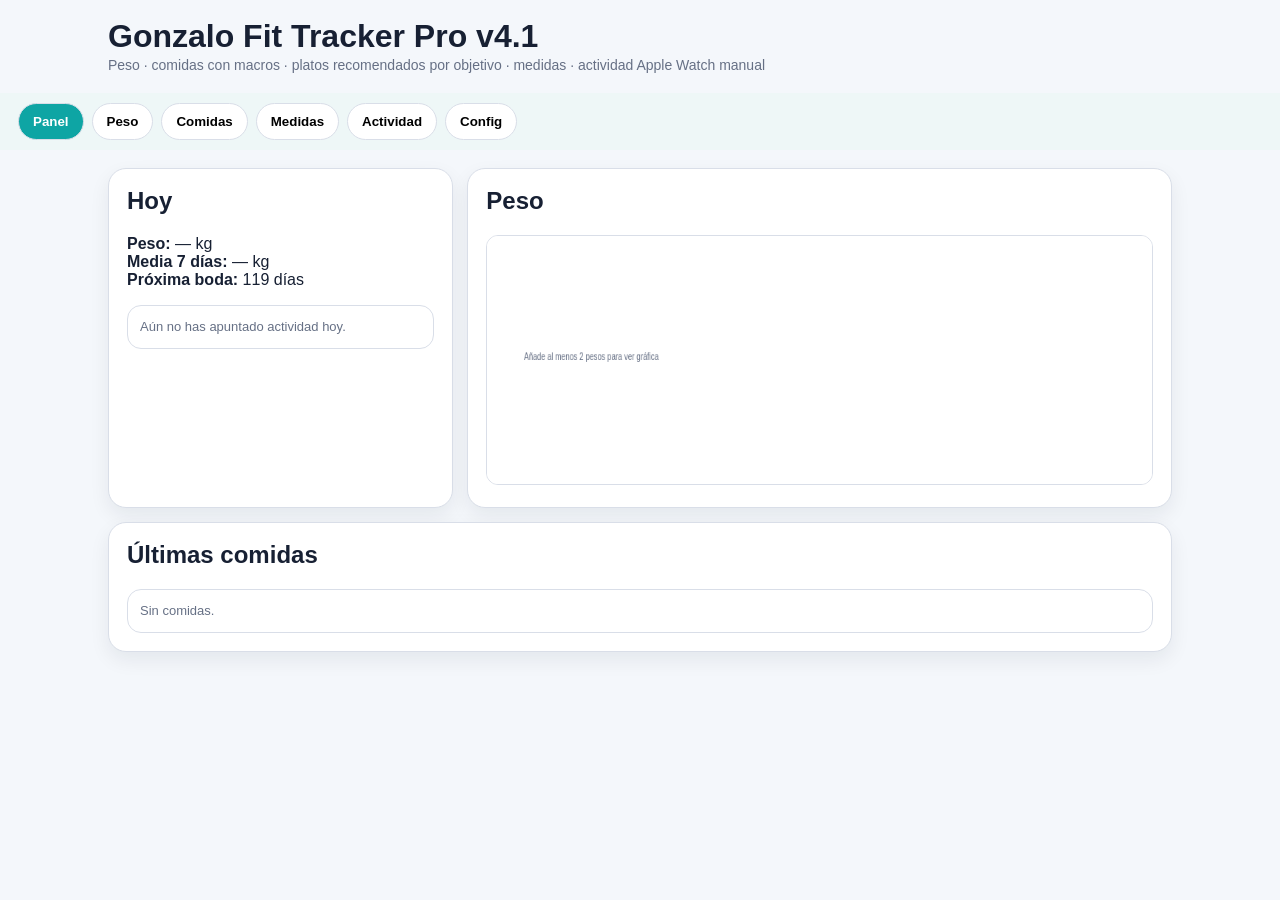
<file: Gonzalo_Fit_Tracker_Pro_v4_1_tortillas.html>
<!doctype html><html lang="es"><head><meta charset="utf-8"><meta name="viewport" content="width=device-width,initial-scale=1"><title>Gonzalo Fit Tracker Pro v4.1</title><link rel="manifest" href="manifest.json"><style>
:root{--p:#0ea5a4;--bg:#f4f7fb;--t:#172033;--m:#667085;--l:#d9dee8;--ok:#027a48;--w:#b54708;--bad:#d92d20}*{box-sizing:border-box}body{margin:0;font-family:-apple-system,BlinkMacSystemFont,'Segoe UI',Roboto,Arial,sans-serif;background:var(--bg);color:var(--t)}header,main{max-width:1100px;margin:auto;padding:18px}h1{margin:0}h2{margin-top:0}.sub,.hint{color:var(--m);font-size:14px;line-height:1.45}nav{display:flex;gap:8px;overflow:auto;position:sticky;top:0;background:#eef7f7;padding:10px 18px;z-index:5}nav button{border:1px solid var(--l);background:#fff;border-radius:999px;padding:10px 14px;font-weight:700}nav button.on{background:var(--p);color:#fff}.tab{display:none}.tab.on{display:block}.grid{display:grid;grid-template-columns:repeat(12,1fr);gap:14px}.card{background:#fff;border:1px solid var(--l);border-radius:18px;padding:18px;box-shadow:0 8px 20px #10182812}.c4{grid-column:span 4}.c5{grid-column:span 5}.c6{grid-column:span 6}.c7{grid-column:span 7}.c8{grid-column:span 8}.c12{grid-column:span 12}@media(max-width:850px){.c4,.c5,.c6,.c7,.c8{grid-column:span 12}}label{font-weight:700;font-size:13px;display:block;margin:10px 0 5px}input,select,textarea{width:100%;padding:10px;border:1px solid var(--l);border-radius:12px;font:inherit}textarea{min-height:80px}.row{display:grid;grid-template-columns:repeat(12,1fr);gap:10px}.f3{grid-column:span 3}.f4{grid-column:span 4}.f6{grid-column:span 6}.f8{grid-column:span 8}.f12{grid-column:span 12}@media(max-width:700px){.f3,.f4,.f6,.f8{grid-column:span 12}}.btn{background:var(--p);color:#fff;border:0;border-radius:12px;padding:10px 13px;font-weight:800;margin:8px 5px 0 0}.btn.s{background:#fff;color:var(--t);border:1px solid var(--l)}.btn.d{background:var(--bad)}.list{display:flex;flex-direction:column;gap:10px;max-height:520px;overflow:auto}.item{border:1px solid var(--l);border-radius:14px;padding:12px;background:#fff}.meta{color:var(--m);font-size:13px;line-height:1.4}.badge{border-radius:999px;padding:4px 8px;background:#e9f8ef;color:var(--ok);font-size:12px;font-weight:800}.warn{background:#fff3e8;color:var(--w)}.bad{background:#fee4e2;color:var(--bad)}.macro{display:grid;grid-template-columns:repeat(4,1fr);gap:8px}.macro div{text-align:center;background:#f8fafc;border:1px solid var(--l);border-radius:12px;padding:10px}.macro b{display:block;font-size:20px}.photo{display:none;max-width:100%;max-height:330px;object-fit:contain;border:1px solid var(--l);border-radius:12px}.thumb{max-width:90px;max-height:160px;border-radius:10px;border:1px solid var(--l)}.guide{display:grid;grid-template-columns:110px 1fr;gap:12px;align-items:center;border:1px solid var(--l);border-radius:14px;padding:12px;margin:10px 0}.guide svg{width:100%;height:auto}.bar{height:12px;background:#edf2f7;border-radius:99px;overflow:hidden}.bar i{display:block;height:100%;background:var(--p)}canvas{width:100%;height:250px;border:1px solid var(--l);border-radius:12px;background:#fff}.plateResult{background:#f8fafc;border:1px solid var(--l);border-radius:14px;padding:12px;margin-top:10px;line-height:1.45}.plateResult b{color:var(--t)}.plateResult ul{margin:8px 0 0 18px;padding:0}.plateResult li{margin:4px 0}
</style></head><body><header><h1>Gonzalo Fit Tracker Pro v4.1</h1><div class="sub">Peso · comidas con macros · platos recomendados por objetivo · medidas · actividad Apple Watch manual</div></header><nav id="nav"></nav><main>
<section id="panel" class="tab on"><div class="grid"><div class="card c4"><h2>Hoy</h2><div id="todayBox"></div></div><div class="card c8"><h2>Peso</h2><canvas id="chart" width="900" height="260"></canvas></div><div class="card c12"><h2>Últimas comidas</h2><div id="recentMeals" class="list"></div></div></div></section>
<section id="peso" class="tab"><div class="grid"><div class="card c5"><h2>Registrar peso</h2><div class="row"><div class="f6"><label>Fecha</label><input id="wDate" type="date"></div><div class="f6"><label>Hora</label><input id="wTime" type="time"></div><div class="f6"><label>Peso kg</label><input id="wKg" type="number" step="0.01"></div><div class="f6"><label>IMC</label><input id="wBmi" type="number" step="0.1"></div><div class="f6"><label>Grasa %</label><input id="wFat" type="number" step="0.1"></div><div class="f6"><label>Músculo kg</label><input id="wMuscle" type="number" step="0.1"></div><div class="f6"><label>Agua %</label><input id="wWater" type="number" step="0.1"></div><div class="f6"><label>Visceral</label><input id="wVisceral" type="number" step="0.1"></div><div class="f6"><label>Masa ósea kg</label><input id="wBone" type="number" step="0.1"></div><div class="f6"><label>IMB kcal</label><input id="wBmr" type="number"></div><div class="f6"><label>Edad metabólica</label><input id="wAge" type="number"></div><div class="f12"><label>Captura Smart Life</label><input id="wImg" type="file" accept="image/*"><img id="prev" class="photo"></div><div class="f12"><label>Notas</label><textarea id="wNotes"></textarea></div></div><button class="btn" onclick="saveWeight()">Guardar peso</button></div><div class="card c7"><h2>Historial</h2><div id="weightList" class="list"></div></div></div></section>
<section id="comidas" class="tab"><div class="grid"><div class="card c5"><h2>Calculadora de comida</h2><p class="hint">Valores aproximados por 100 g. Para productos concretos, manda la etiqueta y ajustamos la base.</p><div class="row"><div class="f6"><label>Fecha</label><input id="mDate" type="date"></div><div class="f6"><label>Tipo</label><select id="mType"><option>Desayuno</option><option>Almuerzo</option><option>Comida</option><option>Merienda</option><option>Cena</option><option>Cena libre viernes</option><option>Comida libre domingo</option><option>Extra</option></select></div><div class="f8"><label>Alimento</label><select id="food"></select></div><div class="f4"><label>Gramos</label><input id="grams" type="number" value="100"></div></div><button class="btn s" onclick="addFood()">Añadir</button><button class="btn s" onclick="draft=[];renderDraft()">Vaciar</button><div id="draftList" class="list"></div><div id="macros" class="macro"></div><label>Notas</label><textarea id="mealNotes"></textarea><button class="btn" onclick="saveMeal()">Guardar comida</button><h3>Plantillas</h3><button class="btn s" onclick="templateMeal('desayuno')">Desayuno fijo</button><button class="btn s" onclick="templateMeal('post')">Batido post</button><button class="btn s" onclick="templateMeal('kebab')">Cena kebab</button><button class="btn s" onclick="templateMeal('pizza')">Pizza viernes</button><h3>Alimento personalizado</h3><div class="row"><div class="f12"><input id="cName" placeholder="Nombre"></div><div class="f3"><input id="cKcal" placeholder="kcal" type="number"></div><div class="f3"><input id="cP" placeholder="prot" type="number" step="0.1"></div><div class="f3"><input id="cC" placeholder="HC" type="number" step="0.1"></div><div class="f3"><input id="cF" placeholder="grasa" type="number" step="0.1"></div></div><button class="btn s" onclick="addCustom()">Añadir alimento</button></div><div class="card c7"><h2>Diario de comidas</h2><div id="mealList" class="list"></div></div></div></section>
<section id="medidas" class="tab"><div class="grid"><div class="card c5"><h2>Medidas semanales</h2><div class="row"><div class="f6"><label>Semana</label><input id="bWeek"></div><div class="f6"><label>Fecha</label><input id="bDate" type="date"></div><div class="f6"><label>Pecho cm</label><input id="bChest" type="number" step="0.1"></div><div class="f6"><label>Cintura cm</label><input id="bWaist" type="number" step="0.1"></div><div class="f6"><label>Cadera cm</label><input id="bHip" type="number" step="0.1"></div><div class="f6"><label>Muslo cm</label><input id="bThigh" type="number" step="0.1"></div><div class="f6"><label>Bíceps cm</label><input id="bBiceps" type="number" step="0.1"></div></div><button class="btn" onclick="saveMeasure()">Guardar medidas</button></div><div class="card c7"><h2>Historial</h2><div id="measureList" class="list"></div></div><div class="card c12"><h2>Cómo medirte</h2><div id="guides"></div></div></div></section>
<section id="actividad" class="tab"><div class="grid"><div class="card c5"><h2>Actividad Apple Watch manual</h2><p class="hint">Copia aquí anillos/pasos hasta que exista app nativa con Salud.</p><div class="row"><div class="f6"><label>Fecha</label><input id="aDate" type="date"></div><div class="f6"><label>Día</label><select id="aType"><option>Descanso</option><option>Pierna</option><option>Espalda/Bíceps</option><option>Pecho/Hombro/Tríceps</option><option>Cardio</option><option>Bici 45 min</option></select></div><div class="f6"><label>Pasos</label><input id="aSteps" type="number"></div><div class="f6"><label>Calorías activas</label><input id="aActive" type="number"></div><div class="f6"><label>Ejercicio min</label><input id="aExercise" type="number"></div><div class="f6"><label>Horas de pie</label><input id="aStand" type="number"></div></div><button class="btn" onclick="saveActivity()">Guardar actividad</button></div><div class="card c7"><h2>Estado de objetivos</h2><div id="activityStatus"></div><h2>Historial</h2><div id="activityList" class="list"></div></div></div></section>
<section id="config" class="tab"><div class="grid"><div class="card c6"><h2>Objetivos</h2><div class="row"><div class="f6"><label>Boda amiga</label><input id="ev1" type="date"></div><div class="f6"><label>Boda primo</label><input id="ev2" type="date"></div><div class="f6"><label>Pasos</label><input id="gSteps" type="number"></div><div class="f6"><label>Calorías activas</label><input id="gActive" type="number"></div><div class="f6"><label>Ejercicio min</label><input id="gExercise" type="number"></div><div class="f6"><label>Horas de pie</label><input id="gStand" type="number"></div></div><button class="btn" onclick="saveConfig()">Guardar objetivos</button></div><div class="card c6"><h2>Exportar / importar</h2><button class="btn s" onclick="exportJSON()">Exportar copia JSON</button><button class="btn s" onclick="exportCSV('weights')">CSV peso</button><button class="btn s" onclick="exportCSV('meals')">CSV comidas</button><button class="btn s" onclick="exportCSV('measures')">CSV medidas</button><button class="btn s" onclick="exportCSV('activity')">CSV actividad</button><label>Importar JSON</label><input type="file" id="jsonIn" accept=".json"><button class="btn s" onclick="importJSON()">Importar</button><button class="btn d" onclick="if(confirm('¿Borrar todo?')){localStorage.removeItem(KEY);location.reload()}">Borrar todo</button></div></div></section>
</main><script>
const KEY='gonzalo_fit_pro_v3';let navs=['panel','peso','comidas','medidas','actividad','config'];nav.innerHTML=navs.map((n,i)=>`<button class="${i?'':'on'}" onclick="go('${n}',this)">${n[0].toUpperCase()+n.slice(1)}</button>`).join('');function go(id,b){document.querySelectorAll('.tab').forEach(s=>s.classList.toggle('on',s.id==id));document.querySelectorAll('nav button').forEach(x=>x.classList.remove('on'));b&&b.classList.add('on');render()}
const baseFoods=[['Leche desnatada Hacendado',34,3.4,4.8,0.2],['Pan integral',245,9,45,3.5],['Jamón serrano',240,31,0,13],['Pechuga pollo',110,23,0,1.5],['Pollo kebab Lidl aprox.',165,18,2,9],['Hamburguesa ternera 90%',190,20,1,12],['Pavo lonchas',105,20,2,2],['Atún natural',110,24,0,1],['Merluza',85,18,0,1],['Salmón',205,20,0,13],['Huevo entero',143,13,1,10],['Claras',50,11,0.7,0.2],['Yogur alto proteína',60,10,4,0.2],['Queso fresco batido 0%',46,8,3.5,0.2],['Proteína Herbalife polvo',386,53.6,25,8.2],['Arroz crudo',360,7,78,1],['Pasta cruda',350,12,72,1.5],['Patata cocida',80,2,17,0.1],['Boniato cocido',86,1.6,20,0.1],['Tortilla integral Mercadona',272,9.2,41,6],['Avena',370,13,60,7],['Plátano',89,1.1,23,0.3],['Manzana',52,0.3,14,0.2],['Cebolla',40,1.1,9,0.1],['Pimiento',31,1,6,0.3],['Calabacín',17,1.2,3,0.2],['Aceite oliva',900,0,0,100],['Base pizza',280,8,52,4],['Mozzarella light',170,24,2,8],['Tomate frito',80,1.5,10,4]];
let def={cfg:{ev1:'2027-04-03',ev2:'2027-05-08',gSteps:10000,gActive:700,gExercise:45,gStand:12},weights:[],meals:[],measures:[],activity:[],foods:baseFoods.map((x,i)=>({id:'f'+i,name:x[0],kcal:x[1],p:x[2],c:x[3],f:x[4]}))};let db=JSON.parse(localStorage.getItem(KEY)||'null')||def;db={...def,...db,cfg:{...def.cfg,...(db.cfg||{})},foods:db.foods||def.foods};let draft=[],photo='';const $=id=>document.getElementById(id),N=v=>v===''||v==null?null:+String(v).replace(',','.'),D=()=>new Date().toISOString().slice(0,10),T=()=>new Date().toTimeString().slice(0,5),uid=()=>Date.now().toString(36)+Math.random().toString(36).slice(2,6),fd=s=>s?s.split('-').reverse().join('/'):'—',fmt=n=>n==null?'—':(+n).toFixed(1).replace('.',',');function save(){localStorage.setItem(KEY,JSON.stringify(db));render()}
function init(){['wDate','mDate','bDate','aDate'].forEach(id=>$(id).value=D());wTime.value=T();bWeek.value='Semana';Object.keys(db.cfg).forEach(k=>$(k)&&($(k).value=db.cfg[k]));refreshFood();guides.innerHTML=['Pecho: cinta horizontal por la parte más amplia.','Cintura: a la altura del ombligo o punto más estrecho, siempre igual.','Cadera: parte más ancha de glúteos/cadera.','Muslo: mitad entre cadera y rodilla.','Bíceps: brazo relajado o contraído, pero siempre igual.'].map((t,i)=>`<div class="guide">${svg(i)}<p>${t}</p></div>`).join('')}
function refreshFood(){food.innerHTML=db.foods.map(f=>`<option value="${f.id}">${f.name} · ${f.kcal} kcal · P ${f.p}</option>`).join('')}wImg.onchange=e=>{let file=e.target.files[0];if(!file)return;let r=new FileReader();r.onload=()=>{let im=new Image();im.onload=()=>{let c=document.createElement('canvas'),s=Math.min(1,900/im.width);c.width=im.width*s;c.height=im.height*s;c.getContext('2d').drawImage(im,0,0,c.width,c.height);photo=c.toDataURL('image/jpeg',.72);prev.src=photo;prev.style.display='block'};im.src=r.result};r.readAsDataURL(file)};
function saveWeight(){db.weights.unshift({id:uid(),date:wDate.value,time:wTime.value,kg:N(wKg.value),bmi:N(wBmi.value),fat:N(wFat.value),muscle:N(wMuscle.value),water:N(wWater.value),visceral:N(wVisceral.value),bone:N(wBone.value),bmr:N(wBmr.value),age:N(wAge.value),notes:wNotes.value,photo});photo='';prev.style.display='none';save()}
function foodObj(id){return db.foods.find(f=>f.id==id)}function addFood(){let f=foodObj(food.value),g=N(grams.value)||0;if(!f||!g)return;let m=g/100;draft.push({id:uid(),name:f.name,g,kcal:f.kcal*m,p:f.p*m,c:f.c*m,f:f.f*m});renderDraft()}function totals(a){return a.reduce((s,x)=>({kcal:s.kcal+x.kcal,p:s.p+x.p,c:s.c+x.c,f:s.f+x.f}),{kcal:0,p:0,c:0,f:0})}function renderDraft(){draftList.innerHTML=draft.length?draft.map(x=>`<div class="item"><b>${x.name}</b> ${x.g}g<br><span class="meta">${Math.round(x.kcal)} kcal · P ${x.p.toFixed(1)} · HC ${x.c.toFixed(1)} · G ${x.f.toFixed(1)}</span> <button class="btn d" onclick="draft=draft.filter(i=>i.id!='${x.id}');renderDraft()">Quitar</button></div>`).join(''):'<div class="item meta">Añade alimentos.</div>';let t=totals(draft);macros.innerHTML=['kcal','proteína','hidratos','grasas'].map((l,i)=>`<div><b>${[Math.round(t.kcal),t.p.toFixed(1),t.c.toFixed(1),t.f.toFixed(1)][i]}</b><span>${l}</span></div>`).join('')}
function saveMeal(){if(!draft.length)return alert('Añade alimentos');let t=totals(draft);db.meals.unshift({id:uid(),date:mDate.value,type:mType.value,items:draft,notes:mealNotes.value,kcal:t.kcal,p:t.p,c:t.c,f:t.f});draft=[];mealNotes.value='';save()}function F(name,g){let f=db.foods.find(x=>x.name.toLowerCase().includes(name));if(f){let m=g/100;draft.push({id:uid(),name:f.name,g,kcal:f.kcal*m,p:f.p*m,c:f.c*m,f:f.f*m})}}function templateMeal(t){draft=[];if(t=='desayuno'){mType.value='Desayuno';F('leche',250);F('pan',65);F('jamón',55)}if(t=='post'){mType.value='Almuerzo';F('herbalife',56)}if(t=='kebab'){mType.value='Cena';F('kebab',250);F('cebolla',120);F('pimiento',180)}if(t=='pizza'){mType.value='Cena libre viernes';F('base',200);F('tomate frito',60);F('mozzarella',80);F('pavo',80);F('pimiento',100)}renderDraft()}function addCustom(){db.foods.push({id:uid(),name:cName.value,kcal:N(cKcal.value)||0,p:N(cP.value)||0,c:N(cC.value)||0,f:N(cF.value)||0});cName.value=cKcal.value=cP.value=cC.value=cF.value='';refreshFood();save()}
function saveMeasure(){db.measures.unshift({id:uid(),week:bWeek.value,date:bDate.value,chest:N(bChest.value),waist:N(bWaist.value),hip:N(bHip.value),thigh:N(bThigh.value),biceps:N(bBiceps.value)});save()}function saveActivity(){db.activity.unshift({id:uid(),date:aDate.value,type:aType.value,steps:N(aSteps.value),active:N(aActive.value),exercise:N(aExercise.value),stand:N(aStand.value)});save()}function saveConfig(){['ev1','ev2','gSteps','gActive','gExercise','gStand'].forEach(k=>db.cfg[k]=$(k).value);save()}
function render(){let today=D(),w=db.weights[0],week=db.weights.slice(0,7).filter(x=>x.kg),avg=week.length?week.reduce((s,x)=>s+x.kg,0)/week.length:null,a=db.activity.find(x=>x.date==today),ev=[db.cfg.ev1,db.cfg.ev2].map(d=>({d,days:Math.ceil((new Date(d)-new Date())/86400000)})).filter(x=>x.days>=0).sort((a,b)=>a.days-b.days)[0];todayBox.innerHTML=`<p><b>Peso:</b> ${w?.kg??'—'} kg<br><b>Media 7 días:</b> ${avg?avg.toFixed(2):'—'} kg<br><b>Próxima boda:</b> ${ev?ev.days+' días':'—'}</p>`+activityAdvice(a);recentMeals.innerHTML=db.meals.slice(0,5).map(mealCard).join('')||'<div class="item meta">Sin comidas.</div>';weightList.innerHTML=db.weights.map(x=>`<div class="item"><b>${fd(x.date)} ${x.time} · ${x.kg} kg</b><div class="meta">IMC ${x.bmi??'—'} · grasa ${x.fat??'—'}% · músculo ${x.muscle??'—'} kg · agua ${x.water??'—'}% · visceral ${x.visceral??'—'}<br>${x.notes||''}<br>${x.photo?'<img class="thumb" src="'+x.photo+'">':''}</div></div>`).join('')||'<div class="item meta">Sin pesos.</div>';mealList.innerHTML=db.meals.map(mealCard).join('')||'<div class="item meta">Sin comidas.</div>';measureList.innerHTML=db.measures.map(x=>`<div class="item"><b>${x.week} · ${fd(x.date)}</b><div class="meta">Pecho ${fmt(x.chest)} · Cintura ${fmt(x.waist)} · Cadera ${fmt(x.hip)} · Muslo ${fmt(x.thigh)} · Bíceps ${fmt(x.biceps)} cm</div></div>`).join('')||'<div class="item meta">Sin medidas.</div>';activityList.innerHTML=db.activity.map(x=>`<div class="item"><b>${fd(x.date)} · ${x.type}</b><div class="meta">Pasos ${x.steps??'—'} · activas ${x.active??'—'} · ejercicio ${x.exercise??'—'} · de pie ${x.stand??'—'}</div></div>`).join('')||'<div class="item meta">Sin actividad.</div>';activityStatus.innerHTML=activityAdvice(a,true);drawChart();renderDraft()}function mealCard(m){return `<div class="item"><b>${fd(m.date)} · ${m.type}</b><div class="meta">${m.items.map(i=>i.name+' '+i.g+'g').join(', ')}<br>${Math.round(m.kcal)} kcal · P ${m.p.toFixed(1)}g · HC ${m.c.toFixed(1)}g · G ${m.f.toFixed(1)}g</div></div>`}function activityAdvice(a,full=false){if(!a)return '<div class="item meta">Aún no has apuntado actividad hoy.</div>';let gs=+db.cfg.gSteps,ga=+db.cfg.gActive,ge=+db.cfg.gExercise,st=+db.cfg.gStand,ms=Math.max(0,gs-(a.steps||0)),ma=Math.max(0,ga-(a.active||0));let msg=ms||ma?`Te faltan ${ms} pasos y ${ma} kcal activas. Haz 20-30 min de paseo/bici suave si puedes.`:'Vas bien hoy. Mantén la cena de dieta y descansa.';if(!full)return `<p><b>Actividad:</b> ${msg}</p>`;return [['Pasos',a.steps,gs],['Activas',a.active,ga],['Ejercicio',a.exercise,ge],['De pie',a.stand,st]].map(r=>{let p=Math.min(100,(r[1]||0)/r[2]*100);return `<div class="item"><b>${r[0]}:</b> ${r[1]||0}/${r[2]}<div class="bar"><i style="width:${p}%"></i></div></div>`}).join('')+`<p>${msg}</p>`}function drawChart(){let c=chart.getContext('2d'),arr=[...db.weights].reverse().filter(x=>x.kg);c.clearRect(0,0,900,260);c.fillStyle='#fff';c.fillRect(0,0,900,260);if(arr.length<2){c.fillStyle='#667085';c.fillText('Añade al menos 2 pesos para ver gráfica',50,130);return}let min=Math.min(...arr.map(x=>x.kg))-1,max=Math.max(...arr.map(x=>x.kg))+1,px=i=>50+i*820/(arr.length-1),py=v=>30+(max-v)*190/(max-min);c.strokeStyle='#0ea5a4';c.lineWidth=3;c.beginPath();arr.forEach((d,i)=>i?c.lineTo(px(i),py(d.kg)):c.moveTo(px(i),py(d.kg)));c.stroke()}function svg(i){let y=[42,58,74,95,46][i];let extra=i==4?'<line x1="16" y1="46" x2="36" y2="46"/>':`<line x1="25" y1="${y}" x2="75" y2="${y}"/>`;return `<svg viewBox="0 0 100 130"><circle cx="50" cy="15" r="10" fill="#ccd6e0"/><path d="M38 30 Q50 25 62 30 L68 76 Q60 86 55 121 H45 Q40 86 32 76 Z" fill="#dff3f3" stroke="#0ea5a4"/><path d="M37 33 L20 60 M63 33 L80 60" stroke="#0ea5a4" stroke-width="6" stroke-linecap="round"/><path d="M45 78 L42 121 M55 78 L58 121" stroke="#0ea5a4" stroke-width="7" stroke-linecap="round"/><g stroke="#ef4444" stroke-width="4" stroke-linecap="round">${extra}</g></svg>`}
function exportJSON(){download(new Blob([JSON.stringify(db,null,2)],{type:'application/json'}),'gonzalo_fit_tracker_copia.json')}function exportCSV(t){let rows=[['tipo','datos']];if(t=='weights')rows=[['fecha','peso','imc','grasa','musculo'],...db.weights.map(x=>[x.date,x.kg,x.bmi,x.fat,x.muscle])];if(t=='meals')rows=[['fecha','tipo','kcal','proteina','hidratos','grasas','items'],...db.meals.map(x=>[x.date,x.type,Math.round(x.kcal),x.p.toFixed(1),x.c.toFixed(1),x.f.toFixed(1),x.items.map(i=>i.name+' '+i.g+'g').join('|')])];if(t=='measures')rows=[['fecha','pecho','cintura','cadera','muslo','biceps'],...db.measures.map(x=>[x.date,x.chest,x.waist,x.hip,x.thigh,x.biceps])];if(t=='activity')rows=[['fecha','tipo','pasos','activas','ejercicio','de_pie'],...db.activity.map(x=>[x.date,x.type,x.steps,x.active,x.exercise,x.stand])];download(new Blob([rows.map(r=>r.map(v=>'"'+String(v??'').replace(/"/g,'""')+'"').join(';')).join('\n')],{type:'text/csv'}),t+'.csv')}function download(b,n){let a=document.createElement('a'),u=URL.createObjectURL(b);a.href=u;a.download=n;a.click();URL.revokeObjectURL(u)}function importJSON(){let f=jsonIn.files[0];if(!f)return;let r=new FileReader();r.onload=()=>{db=JSON.parse(r.result);save();location.reload()};r.readAsText(f)}
function ensureFoodV4(name,kcal,p,c,f){
  if(!db.foods.some(x=>x.name.toLowerCase()===name.toLowerCase())){
    db.foods.push({id:uid(),name,kcal,p,c,f});
  }
}
function installPlateBuilderV4(){
  const comidas=document.querySelector('#comidas .grid');
  if(!comidas || document.getElementById('plateBuilderV4')) return;

  ensureFoodV4('Lechuga',15,1.4,2.9,0.2);
  ensureFoodV4('Pepino',15,0.7,3.6,0.1);
  ensureFoodV4('Brócoli',34,2.8,7,0.4);
  ensureFoodV4('Setas',22,3.1,3.3,0.3);
  ensureFoodV4('Pavo pechuga',110,23,0,1.5);
  ensureFoodV4('Tomate natural',18,0.9,3.9,0.2);
  refreshFood();

  const card=document.createElement('div');
  card.className='card c12';
  card.id='plateBuilderV4';
  card.innerHTML=`
    <h2>Constructor de plato de dieta</h2>
    <p class="hint">
      Elige proteína, guarnición y carbohidrato. La app te dice los gramos recomendados según si entrenas o descansas.
      Está pensado para perder grasa: proteína alta, verduras abundantes y carbohidratos ajustados al entrenamiento.
    </p>
    <div class="row">
      <div class="f3">
        <label>Tipo de día</label>
        <select id="pbDay">
          <option value="training">Día de entrenamiento</option>
          <option value="rest">Día de descanso</option>
        </select>
      </div>
      <div class="f3">
        <label>Comida</label>
        <select id="pbMeal">
          <option value="lunch">Comida</option>
          <option value="dinner">Cena</option>
        </select>
      </div>
      <div class="f3">
        <label>Proteína</label>
        <select id="pbProtein">
          <option value="pollo">Pechuga de pollo</option>
          <option value="pavo">Pavo / pechuga de pavo</option>
          <option value="kebab">Pollo kebab Lidl</option>
          <option value="hamburguesa">Hamburguesa ternera 90%</option>
          <option value="merluza">Merluza / pescado blanco</option>
          <option value="atun">Atún natural</option>
          <option value="salmon">Salmón</option>
          <option value="huevos">Huevos + claras</option>
        </select>
      </div>
      <div class="f3">
        <label>Guarnición / verdura</label>
        <select id="pbVeg">
          <option value="cebolla_calabacin">Cebolla + calabacín</option>
          <option value="cebolla_pimiento">Cebolla + pimiento</option>
          <option value="calabacin_pimiento">Calabacín + pimiento</option>
          <option value="ensalada">Ensalada grande</option>
          <option value="brocoli_setas">Brócoli + setas</option>
        </select>
      </div>
      <div class="f3">
        <label>Carbohidrato</label>
        <select id="pbCarb">
          <option value="patata">Patata cocida</option>
          <option value="boniato">Boniato cocido</option>
          <option value="arroz">Arroz crudo</option>
          <option value="pasta">Pasta cruda</option>
          <option value="tortillas">2 tortillas integrales Mercadona</option>
          <option value="none">Sin carbohidrato</option>
        </select>
      </div>
      <div class="f3">
        <label>Aceite de oliva</label>
        <select id="pbOil">
          <option value="5">5 g</option>
          <option value="0">0 g</option>
          <option value="10">10 g</option>
        </select>
      </div>
    </div>
    <button class="btn s" onclick="calculatePlateV4()">Calcular gramos</button>
    <button class="btn" onclick="addPlateToDraftV4(true)">Reemplazar borrador por este plato</button>
    <button class="btn s" onclick="addPlateToDraftV4(false)">Añadir al borrador actual</button>
    <div id="plateResultV4" class="plateResult">Elige tus opciones y pulsa “Calcular gramos”.</div>
  `;
  comidas.prepend(card);
}
function plateItemsV4(){
  const day=pbDay.value, meal=pbMeal.value, protein=pbProtein.value, veg=pbVeg.value, carb=pbCarb.value;
  const training=day==='training';
  const dinner=meal==='dinner';
  let items=[], notes=[];

  const proteinGrams = {
    pollo: training?230:220,
    pavo: training?230:220,
    kebab: training?250:220,
    hamburguesa: training?220:200,
    merluza: training?260:240,
    atun: 160,
    salmon: training?180:160
  };
  if(protein==='pollo') items.push(['Pechuga pollo', proteinGrams.pollo]);
  if(protein==='pavo') items.push(['Pavo pechuga', proteinGrams.pavo]);
  if(protein==='kebab') items.push(['Pollo kebab Lidl aprox.', proteinGrams.kebab]);
  if(protein==='hamburguesa') items.push(['Hamburguesa ternera 90%', proteinGrams.hamburguesa]);
  if(protein==='merluza') items.push(['Merluza', proteinGrams.merluza]);
  if(protein==='atun') items.push(['Atún natural', proteinGrams.atun]);
  if(protein==='salmon') items.push(['Salmón', proteinGrams.salmon]);
  if(protein==='huevos'){
    items.push(['Huevo entero', 100]);
    items.push(['Claras', 200]);
    notes.push('Huevos: usa 2 huevos enteros aprox. + 200 g de claras.');
  }

  if(veg==='cebolla_calabacin'){ items.push(['Cebolla',120],['Calabacín',250]); }
  if(veg==='cebolla_pimiento'){ items.push(['Cebolla',120],['Pimiento',180]); }
  if(veg==='calabacin_pimiento'){ items.push(['Calabacín',250],['Pimiento',150]); }
  if(veg==='ensalada'){ items.push(['Lechuga',120],['Tomate natural',150],['Pepino',100]); }
  if(veg==='brocoli_setas'){ items.push(['Brócoli',250],['Setas',200]); }

  let carbGrams=0;
  if(carb!=='none'){
    if(carb==='tortillas') notes.push('2 tortillas integrales Mercadona equivalen a unos 72 g. Úsalas sobre todo en comidas/cenas de entrenamiento o cuando quieras hacer fajitas/wraps controlados.');
    if(training && !dinner){
      carbGrams = (carb==='arroz'||carb==='pasta') ? 60 : 250;
    }else if(training && dinner){
      carbGrams = (carb==='arroz'||carb==='pasta') ? 40 : 180;
    }else if(!training && !dinner){
      carbGrams = (carb==='arroz'||carb==='pasta') ? 40 : 150;
    }else{
      carbGrams = (carb==='arroz'||carb==='pasta') ? 25 : 100;
      notes.push('En cena de descanso, el carbohidrato es opcional. Si no tienes hambre, elige “sin carbohidrato”.');
    }
    if(carb==='patata') items.push(['Patata cocida', carbGrams]);
    if(carb==='boniato') items.push(['Boniato cocido', carbGrams]);
    if(carb==='arroz') items.push(['Arroz crudo', carbGrams]);
    if(carb==='pasta') items.push(['Pasta cruda', carbGrams]);
    if(carb==='tortillas') items.push(['Tortilla integral Mercadona', 72]);
  }else{
    if(training) notes.push('Si entrenas fuerte y notas poca energía, añade patata/boniato o arroz en la comida previa o posterior.');
  }

  const oil=Number(pbOil.value||0);
  if(oil>0) items.push(['Aceite oliva', oil]);
  if(oil===10) notes.push('10 g de aceite encajan mejor en comida; para cena de descanso, mejor 0-5 g.');

  return {items,notes,day,meal};
}
function foodForNameV4(name){
  const exact=db.foods.find(f=>f.name.toLowerCase()===name.toLowerCase());
  if(exact) return exact;
  return db.foods.find(f=>f.name.toLowerCase().includes(name.toLowerCase())) || null;
}
function totalsForItemsV4(items){
  return items.reduce((s,it)=>{
    const f=foodForNameV4(it[0]), g=it[1];
    if(!f) return s;
    const m=g/100;
    return {kcal:s.kcal+f.kcal*m,p:s.p+f.p*m,c:s.c+f.c*m,f:s.f+f.f*m};
  },{kcal:0,p:0,c:0,f:0});
}
function calculatePlateV4(){
  const p=plateItemsV4(), t=totalsForItemsV4(p.items);
  const dayTxt=p.day==='training'?'día de entrenamiento':'día de descanso';
  const mealTxt=p.meal==='lunch'?'comida':'cena';
  const lis=p.items.map(x=>`<li><b>${x[0]}:</b> ${x[1]} g</li>`).join('');
  const notes=p.notes.length?`<p class="hint"><b>Notas:</b> ${p.notes.join(' ')}</p>`:'';
  plateResultV4.innerHTML=`
    <b>Plato recomendado para ${mealTxt} en ${dayTxt}:</b>
    <ul>${lis}</ul>
    <p><b>Total aproximado:</b> ${Math.round(t.kcal)} kcal · proteína ${t.p.toFixed(1)} g · hidratos ${t.c.toFixed(1)} g · grasas ${t.f.toFixed(1)} g.</p>
    ${notes}
    <p class="hint">Para perder grasa, si un día tienes más hambre, sube verduras. Si necesitas recortar, baja primero aceite/salsas y luego carbohidrato, no proteína.</p>
  `;
}
function addPlateToDraftV4(replace){
  const p=plateItemsV4();
  if(replace) draft=[];
  p.items.forEach(x=>{
    const f=foodForNameV4(x[0]);
    if(!f) return;
    const g=x[1], m=g/100;
    draft.push({id:uid(),name:f.name,g,kcal:f.kcal*m,p:f.p*m,c:f.c*m,f:f.f*m});
  });
  renderDraft();
  calculatePlateV4();
}

init();installPlateBuilderV4();render();
</script></body></html>
</file>
<file: ipad.css>
:root{--p:#0b817c;--bg:#f4f7fb;--rail:190px}html{min-height:100%;scroll-padding-top:24px}body{min-height:100vh;min-height:100dvh;-webkit-text-size-adjust:100%}button{cursor:pointer;touch-action:manipulation}button,input,select{min-height:46px}button:focus-visible,input:focus-visible,select:focus-visible,textarea:focus-visible{outline:3px solid #0b817c;outline-offset:3px}input,select,textarea{font-size:16px;min-width:0;max-width:100%}header{display:flex;align-items:center;gap:14px;padding-top:max(24px,env(safe-area-inset-top));padding-bottom:26px}h1{font-size:30px;letter-spacing:-1px}h2{font-size:21px;letter-spacing:-.4px}.eyebrow{font-size:10px;font-weight:800;letter-spacing:1.5px;color:var(--p);margin-bottom:5px}.brand-mark{display:grid;place-items:center;flex-shrink:0;width:52px;height:52px;border-radius:17px;background:var(--p);color:white;font-size:32px;font-weight:750}.install-help{margin-left:auto;flex-shrink:0}.sub{max-width:620px;margin-top:5px}.card{border-color:#e4e9ef;border-radius:22px;box-shadow:0 5px 22px #17203305;padding:22px}.grid,.row{min-width:0}.grid>* ,.row>*{min-width:0}.item{overflow-wrap:anywhere}.list{max-height:none}.macro{margin-top:14px}.macro div{min-width:0;padding:10px 4px}.macro span{font-size:12px}.btn{min-height:46px;padding:12px 15px}nav{scrollbar-width:none}nav::-webkit-scrollbar{display:none}nav button{display:flex;align-items:center;gap:10px;color:var(--m);font:inherit;font-weight:650;white-space:nowrap}nav button svg{width:23px;height:23px;flex-shrink:0}nav button.on{background:#ddf3ef;color:#096b64;border-color:transparent}canvas{height:auto;aspect-ratio:900/260}dialog{width:min(500px,calc(100% - 32px));max-height:85dvh;overflow:auto;border:0;border-radius:24px;padding:28px;color:var(--t);box-shadow:0 24px 100px #17203333}dialog::backdrop{background:#17203366}dialog p,dialog li{line-height:1.6}dialog li{margin:10px 0}.standalone .install-help{display:none}.status-note{font-size:13px;color:var(--m);margin-top:16px}
@media(min-width:760px){header,main{max-width:1400px;margin-left:var(--rail);padding-left:28px;padding-right:max(28px,env(safe-area-inset-right))}nav{position:fixed;top:0;bottom:0;left:0;width:var(--rail);flex-direction:column;gap:8px;background:#fff;border-right:1px solid #e4e9ef;padding:calc(112px + env(safe-area-inset-top)) 14px max(20px,env(safe-area-inset-bottom));overflow-y:auto}nav:before{content:'G / FIT';position:absolute;top:calc(40px + env(safe-area-inset-top));left:26px;font-size:17px;letter-spacing:3px;font-weight:800;color:var(--p)}nav button{border:0;background:transparent;border-radius:14px;padding:14px}main{padding-bottom:max(36px,env(safe-area-inset-bottom))}}
@media(min-width:760px) and (max-width:1100px){:root{--rail:156px}header,main{padding-left:20px;padding-right:20px}.c4,.c5,.c6,.c7,.c8{grid-column:span 12}header{flex-wrap:wrap}.install-help{margin-left:66px}nav{padding-left:10px;padding-right:10px}.card{padding:20px}}
@media(max-width:759px){header{padding: max(20px,env(safe-area-inset-top)) 18px 20px;flex-wrap:wrap}h1{font-size:27px}.sub{font-size:12px}.brand-mark{width:44px;height:44px}header>div:nth-child(2){flex:1;min-width:0}.install-help{margin-left:58px}main{padding:12px max(14px,env(safe-area-inset-right)) calc(100px + env(safe-area-inset-bottom)) max(14px,env(safe-area-inset-left))}nav{position:fixed;top:auto;bottom:0;left:0;right:0;display:grid;grid-template-columns:repeat(6,minmax(0,1fr));gap:0;padding:8px env(safe-area-inset-right) calc(8px + env(safe-area-inset-bottom)) env(safe-area-inset-left);border-top:1px solid #dfe6ed;background:#fff;box-shadow:0 -8px 30px #17203308}nav button{flex-direction:column;gap:4px;padding:8px 0;font-size:10px;border:0;border-radius:10px}.card{padding:18px}.guide{grid-template-columns:76px 1fr}.macro b{font-size:18px}}
@media(prefers-reduced-motion:no-preference){button{transition:background .15s,transform .15s}button:active{transform:scale(.98)}}
</file>
